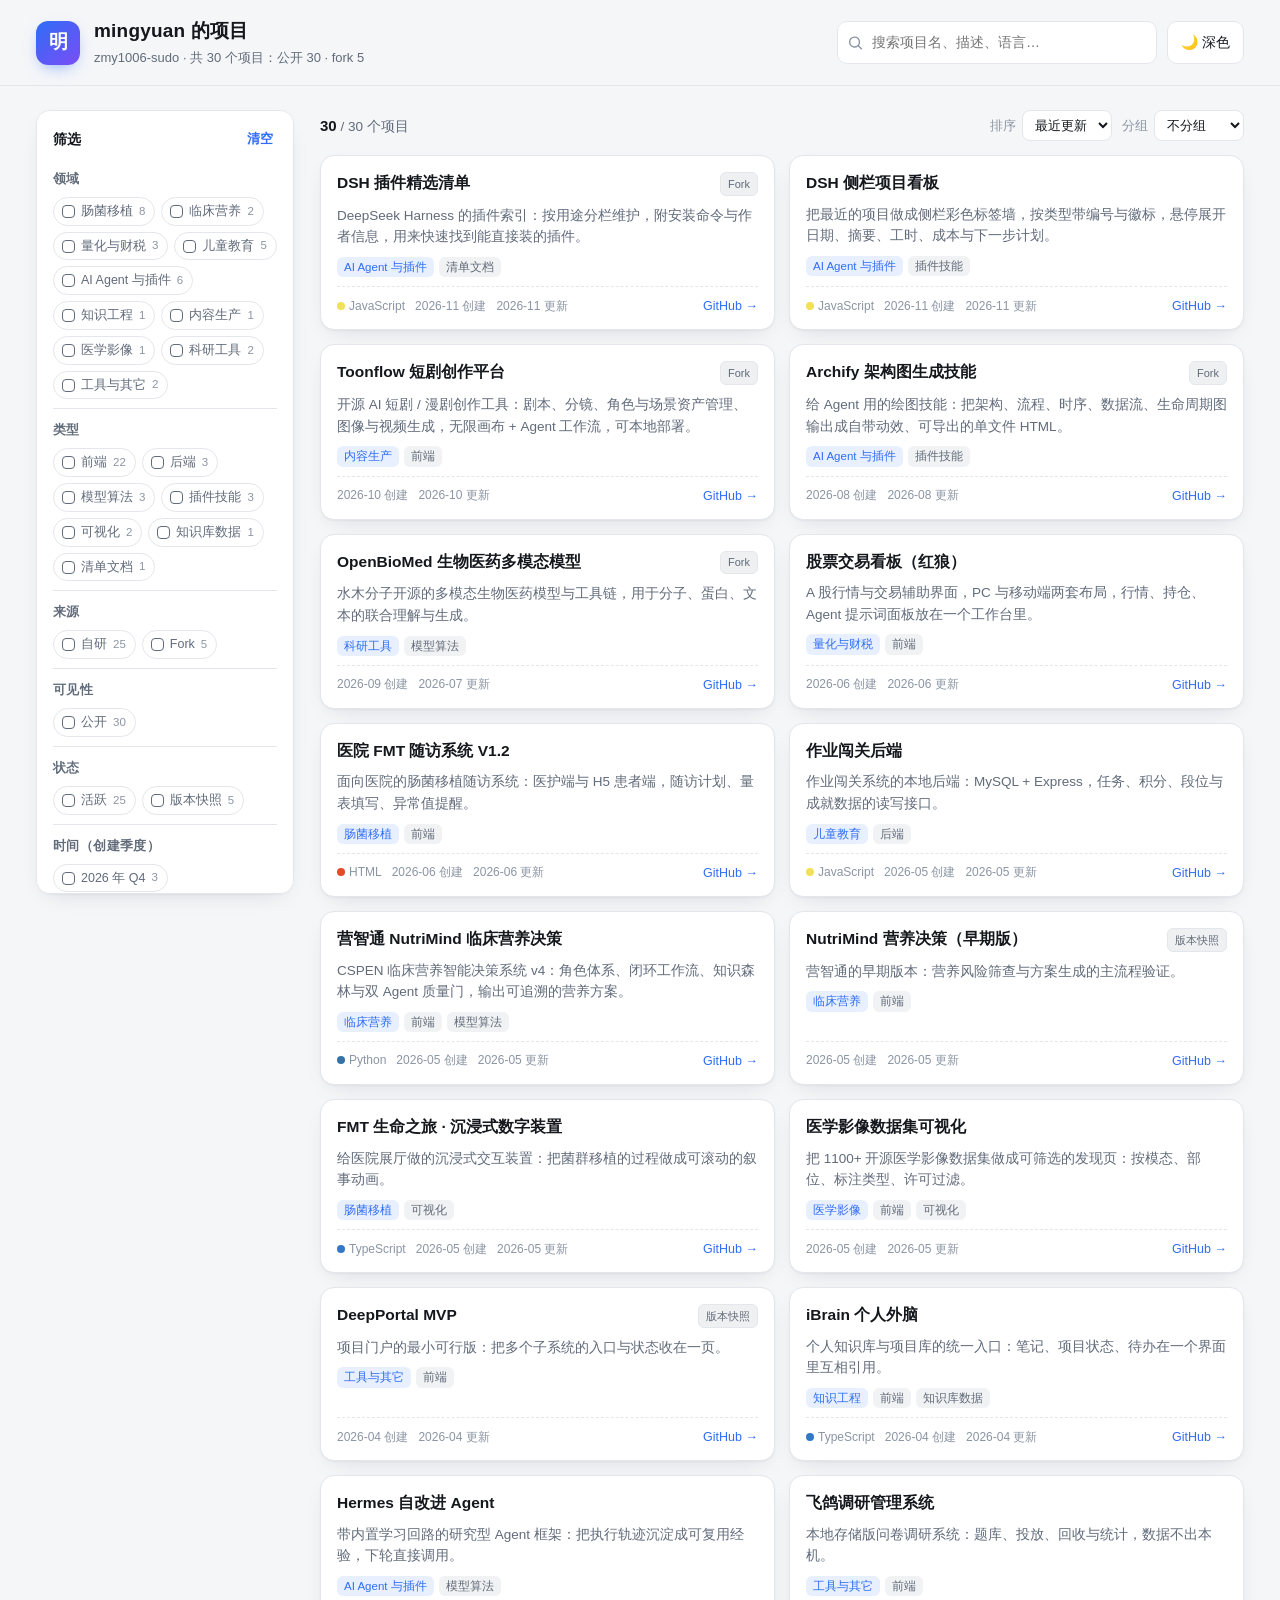
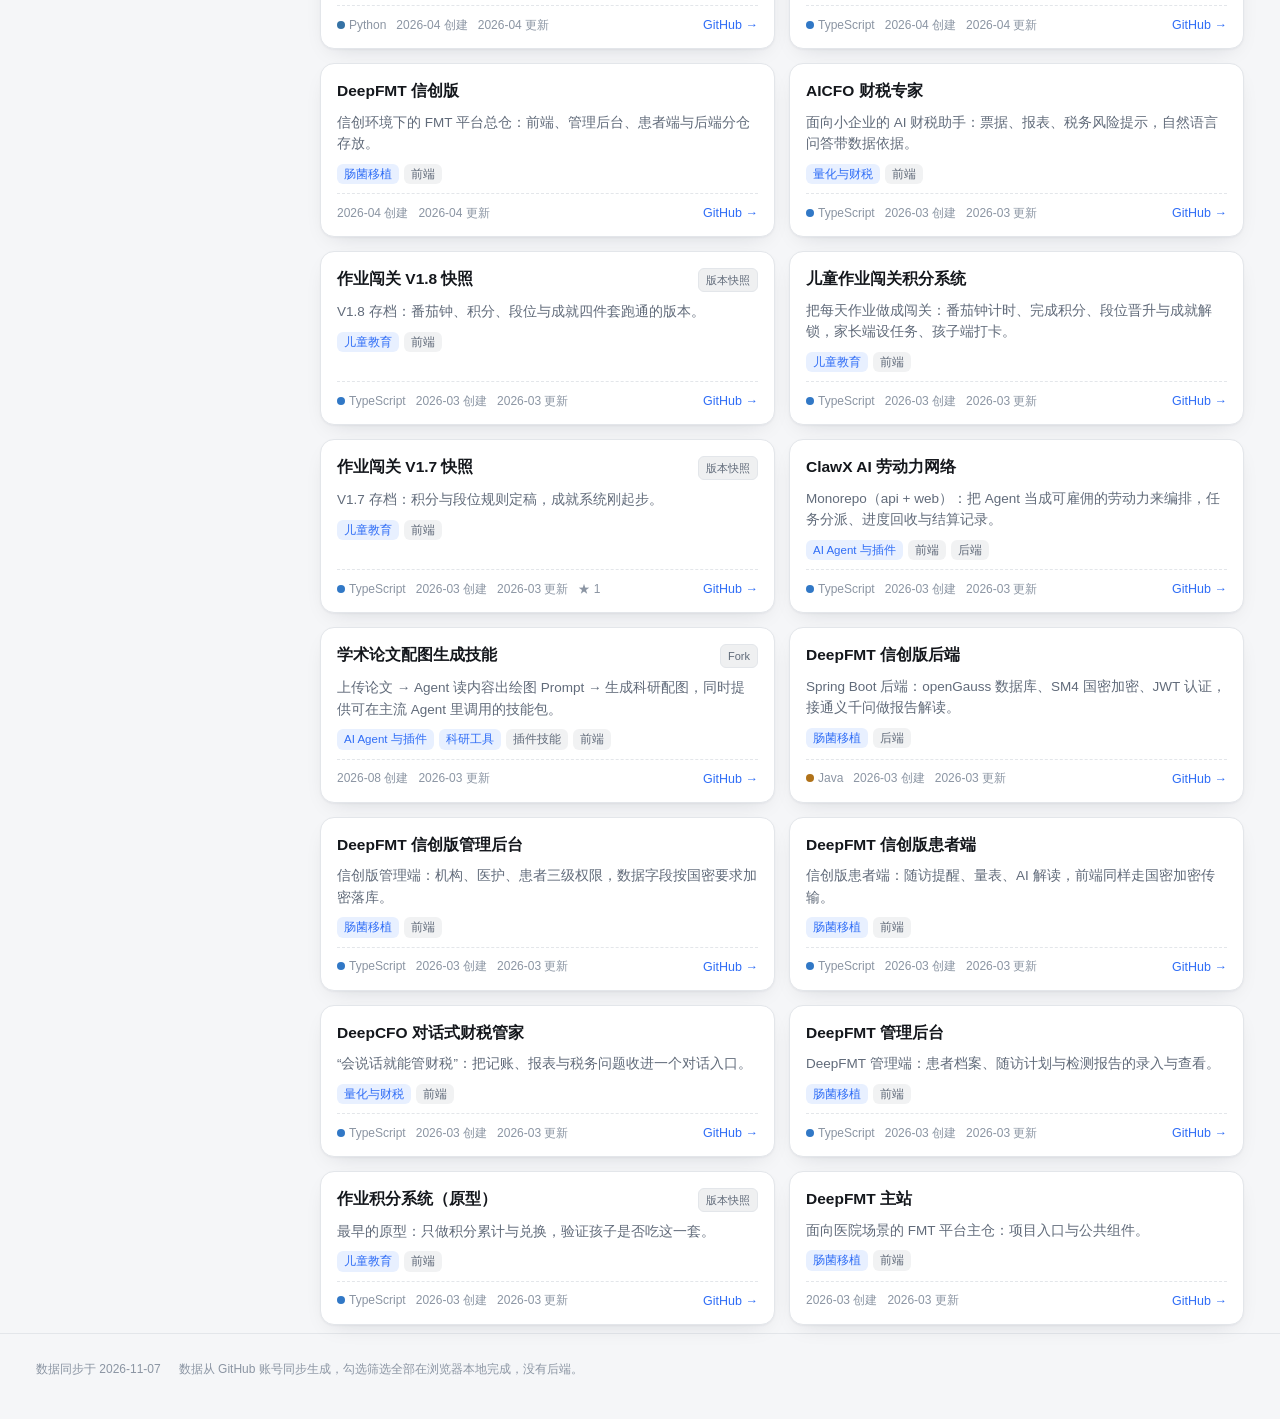
<file: index.html>
<!doctype html>
<html lang="zh-CN">
<head>
<meta charset="utf-8">
<meta name="viewport" content="width=device-width, initial-scale=1">
<title>mingyuan 的项目 · 分类筛选</title>
<meta name="description" content="按领域、类型、来源、时间、可见性自由组合筛选的项目清单。">
<link rel="stylesheet" href="styles.css">
<link rel="icon" href="data:image/svg+xml,<svg xmlns='http://www.w3.org/2000/svg' viewBox='0 0 32 32'><text y='26' font-size='26'>🗂️</text></svg>">
</head>
<body>
<header class="top">
  <div class="brand">
    <div class="mark" aria-hidden="true">明</div>
    <div class="brand-text">
      <h1>mingyuan 的项目</h1>
      <p class="sub" id="subtitle">正在加载…</p>
    </div>
  </div>
  <div class="tools">
    <label class="search">
      <svg viewBox="0 0 16 16" aria-hidden="true"><path d="M10.68 11.74a6 6 0 0 1-7.922-8.982 6 6 0 0 1 8.982 7.922l3.04 3.04a.749.749 0 0 1-.326 1.275.749.749 0 0 1-.734-.215ZM11.5 7a4.499 4.499 0 1 0-8.997 0A4.499 4.499 0 0 0 11.5 7Z"/></svg>
      <input id="q" type="search" placeholder="搜索项目名、描述、语言…" autocomplete="off" aria-label="搜索项目">
    </label>
    <button id="theme" class="ghost" type="button" aria-label="切换深浅色">🌙 深色</button>
  </div>
</header>

<main class="layout">
  <aside class="panel" id="filters">
    <div class="panel-head">
      <span>筛选</span>
      <button id="reset" class="link" type="button">清空</button>
    </div>
    <div id="groups"></div>
    <p class="hint">同一组内多选为「或」，不同组之间为「且」。</p>
  </aside>

  <section class="content">
    <div class="bar">
      <p class="count" id="count">—</p>
      <div class="bar-tools">
        <label class="sel">排序
          <select id="sort">
            <option value="pushed">最近更新</option>
            <option value="created">最早创建</option>
            <option value="hours">投入工时</option>
            <option value="name">名称</option>
          </select>
        </label>
        <label class="sel">分组
          <select id="group">
            <option value="none">不分组</option>
            <option value="domain">按领域</option>
            <option value="quarter">按季度</option>
            <option value="visibility">按可见性</option>
          </select>
        </label>
      </div>
    </div>
    <div id="list" class="list"></div>
    <div id="empty" class="empty" hidden>
      <p>没有符合条件的项目。</p>
      <button class="ghost" type="button" onclick="document.getElementById('reset').click()">清空筛选</button>
    </div>
  </section>
</main>

<footer class="foot">
  <span id="stamp"></span>
  <span>数据从 GitHub 账号同步生成，勾选筛选全部在浏览器本地完成，没有后端。</span>
</footer>

<script src="data.js"></script>
<script src="app.js"></script>
</body>
</html>
</file>
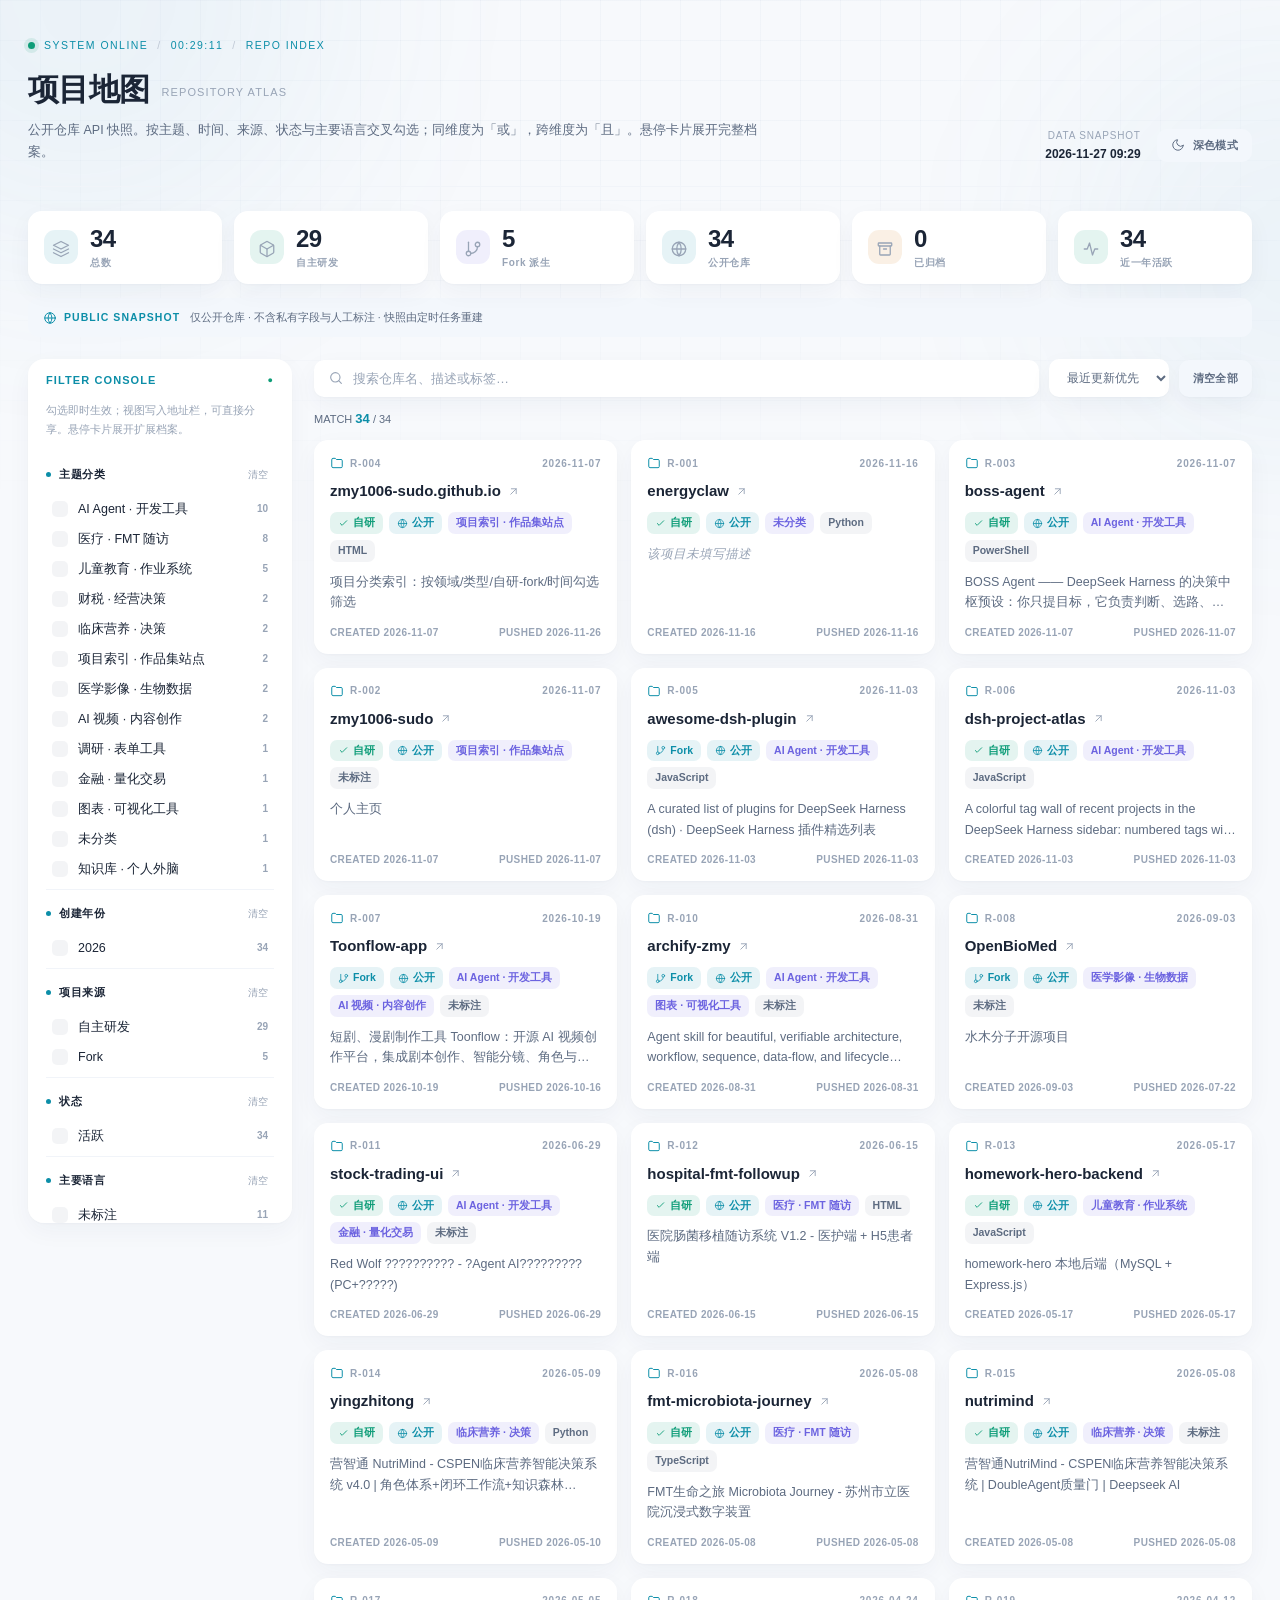
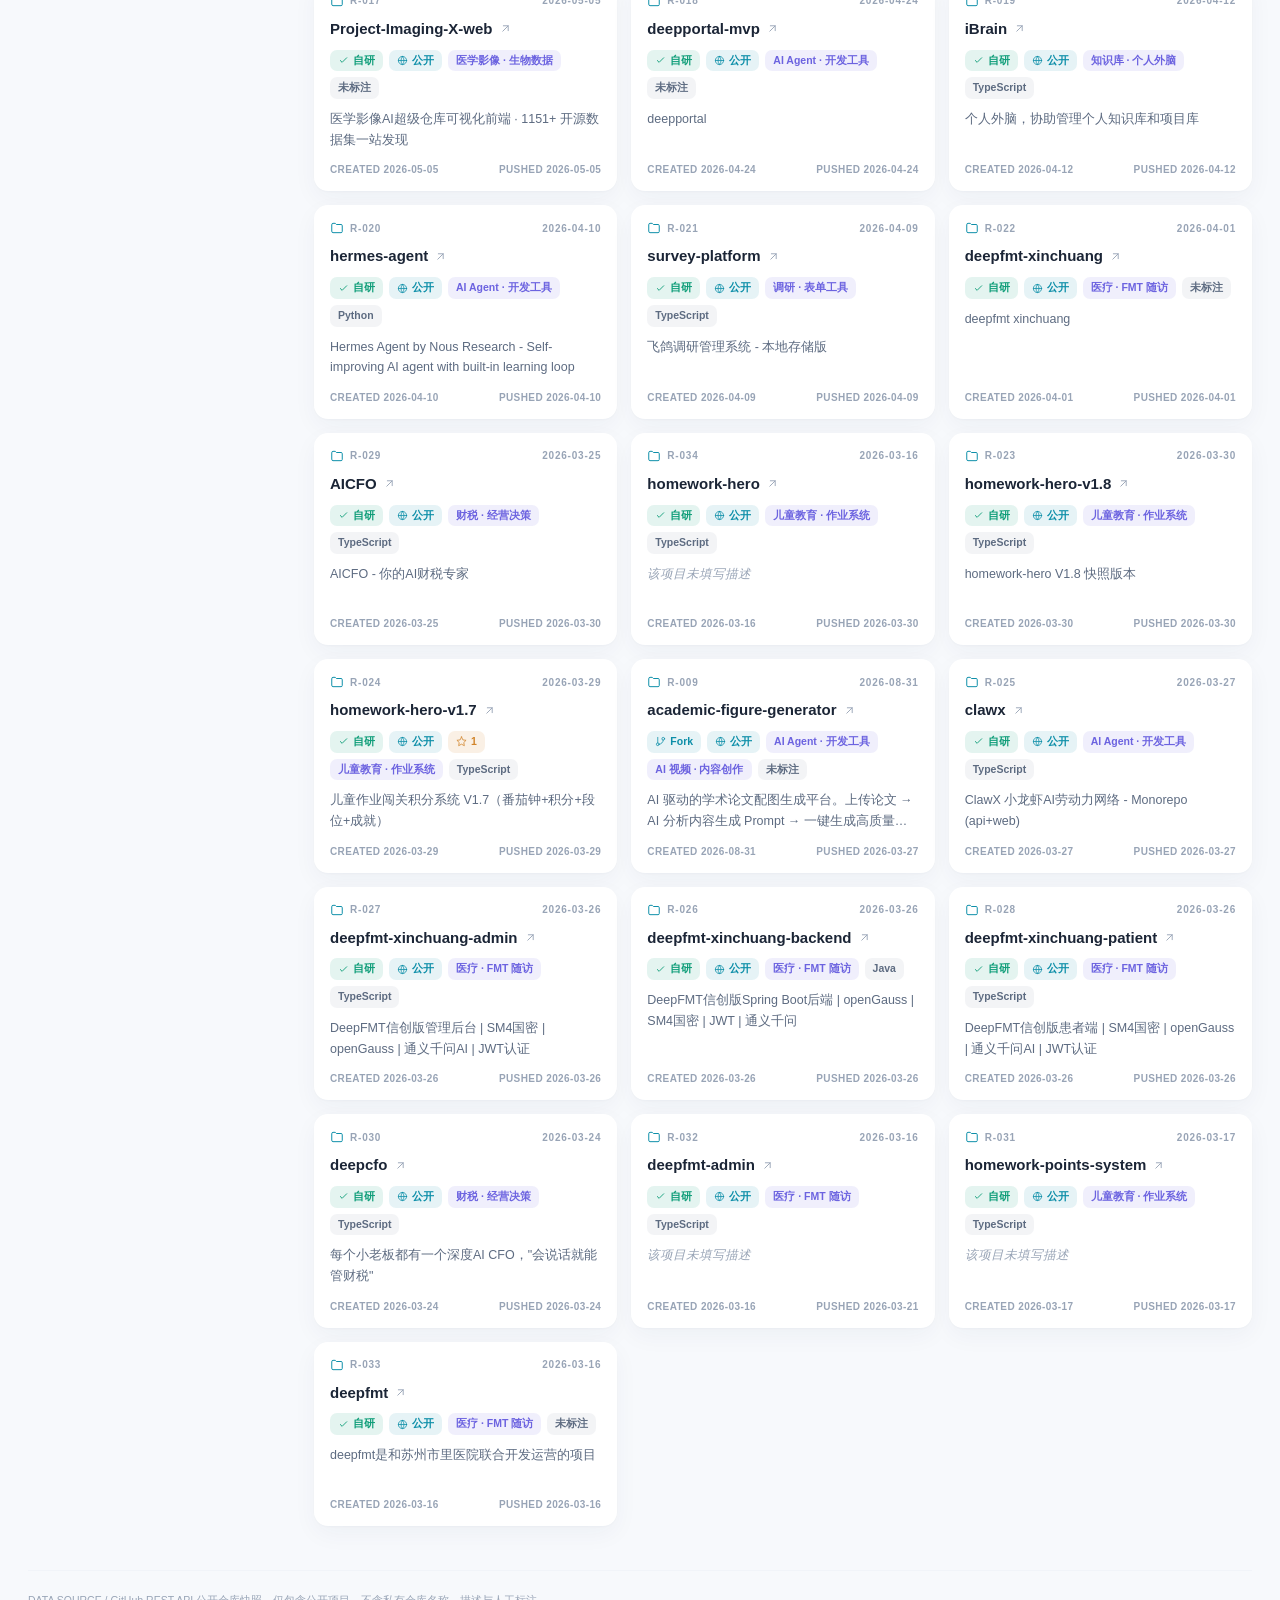
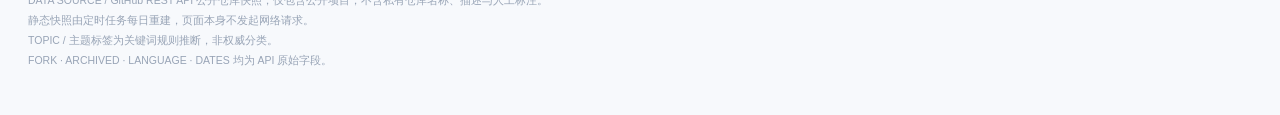
<file: project-map/index.html>
<!DOCTYPE html>
<html lang="zh-CN" data-theme="light">
<head>
<meta charset="utf-8">
<meta name="viewport" content="width=device-width, initial-scale=1">
<title>项目地图 · REPOSITORY ATLAS</title>
<style>
  :root[data-theme="light"]{
    --bg:#f7f9fc; --panel:#ffffff; --panel2:#f3f7fc;
    --text:#1b2536; --muted:#5d6b81; --dim:#98a4b6;
    --line:#e9eef5; --line2:#f1f4f9;
    --cyan:#0c8ea8; --violet:#6c63e0; --lime:#0e9d78; --warn:#d1842a;
    --cyan-t:rgba(12,142,168,.10); --violet-t:rgba(108,99,224,.10);
    --lime-t:rgba(14,157,120,.11); --warn-t:rgba(209,132,42,.12);
    --neutral-t:rgba(93,107,129,.075);
    --glow:rgba(64,145,195,.13); --grid:rgba(48,95,150,.032);
    --shadow:0 1px 2px rgba(26,48,84,.03),0 8px 24px rgba(26,48,84,.045);
    --shadow-lg:0 2px 10px rgba(26,48,84,.06),0 26px 64px rgba(26,48,84,.14);
  }
  :root[data-theme="dark"]{
    --bg:#0a101b; --panel:#111a29; --panel2:#162236;
    --text:#e9f0fa; --muted:#93a3bc; --dim:#5d6e8a;
    --line:#1f2c41; --line2:#192538;
    --cyan:#4bbcd2; --violet:#a79cf3; --lime:#4ccfa4; --warn:#eab170;
    --cyan-t:rgba(75,188,210,.15); --violet-t:rgba(167,156,243,.15);
    --lime-t:rgba(76,207,164,.15); --warn-t:rgba(234,177,112,.15);
    --neutral-t:rgba(147,163,188,.10);
    --glow:rgba(70,170,215,.14); --grid:rgba(120,180,230,.045);
    --shadow:0 1px 2px rgba(0,0,0,.20),0 8px 24px rgba(0,0,0,.28);
    --shadow-lg:0 2px 10px rgba(0,0,0,.30),0 26px 64px rgba(0,0,0,.50);
  }
  *{box-sizing:border-box}
  html,body{min-height:100%}
  body{margin:0;background:var(--bg);color:var(--text);font-size:13.5px;line-height:1.6;
    font-family:"Microsoft YaHei","微软雅黑","PingFang SC","Segoe UI",sans-serif;font-variant-numeric:tabular-nums;
    -webkit-font-smoothing:antialiased;
    transition:background .25s ease,color .25s ease}
  a{color:inherit;text-decoration:none}
  .ico{display:inline-flex;align-items:center;justify-content:center;flex:none;color:inherit}
  .ico svg{width:100%;height:100%;display:block}
  .bg-grid{position:fixed;inset:0;z-index:0;pointer-events:none;
    background-image:linear-gradient(var(--grid) 1px,transparent 1px),
                     linear-gradient(90deg,var(--grid) 1px,transparent 1px);
    background-size:40px 40px;
    -webkit-mask-image:radial-gradient(ellipse 90% 70% at 50% 0%,#000 25%,transparent 100%);
    mask-image:radial-gradient(ellipse 90% 70% at 50% 0%,#000 25%,transparent 100%)}
  .glow{position:fixed;border-radius:50%;filter:blur(110px);pointer-events:none;z-index:0;opacity:.5}
  .glow-a{width:520px;height:520px;background:var(--glow);top:-260px;left:-180px}
  .glow-b{width:420px;height:420px;background:var(--glow);top:40px;right:-220px}
  .wrap{position:relative;z-index:1;max-width:1380px;margin:0 auto;padding:0 28px}

  /* ---------- 顶部 HUD ---------- */
  header.hud{display:flex;justify-content:space-between;gap:24px;align-items:flex-end;
    padding:38px 0 22px;border-bottom:1px solid var(--line2);flex-wrap:wrap}
  .sysline{font:500 10.5px/1.4 "Microsoft YaHei","微软雅黑","PingFang SC","Segoe UI",sans-serif;letter-spacing:.14em;color:var(--cyan);
    display:flex;align-items:center;gap:9px;text-transform:uppercase}
  .dot{width:7px;height:7px;border-radius:50%;background:var(--lime);
    box-shadow:0 0 0 4px var(--lime-t);animation:pulse 2.4s infinite}
  @keyframes pulse{0%,100%{opacity:1}50%{opacity:.4}}
  .sep{color:var(--dim);opacity:.55}
  h1{font-size:31px;letter-spacing:-.02em;margin:12px 0 6px;font-weight:700}
  h1 .ver{font:500 11px "Microsoft YaHei","微软雅黑","PingFang SC","Segoe UI",sans-serif;letter-spacing:.1em;
    color:var(--dim);margin-left:12px;vertical-align:middle}
  .sub{color:var(--muted);margin:0;max-width:740px;font-size:12.5px;line-height:1.75}
  .hud-right{display:flex;align-items:center;gap:16px}
  .stamp{font:500 10px/1.7 "Microsoft YaHei","微软雅黑","PingFang SC","Segoe UI",sans-serif;letter-spacing:.08em;color:var(--dim);text-align:right}
  .stamp b{display:block;color:var(--text);font-size:12px;letter-spacing:0;font-weight:600}
  .tbtn{font:600 11px "Microsoft YaHei","微软雅黑","PingFang SC","Segoe UI",sans-serif;letter-spacing:.03em;cursor:pointer;
    padding:9px 14px;border:0;border-radius:10px;
    background:var(--panel2);color:var(--muted);display:flex;align-items:center;gap:8px;
    transition:background .18s,color .18s}
  .tbtn:hover{background:var(--cyan-t);color:var(--cyan)}
  .tbtn .ico{width:14px;height:14px}

  /* ---------- 统计卡：图标 + 数值，柔和填充，无边框 ---------- */
  .stats{display:grid;grid-template-columns:repeat(6,1fr);gap:12px;margin:24px 0 14px}
  .stat{display:flex;align-items:center;gap:12px;min-width:0;
    background:var(--panel);border-radius:14px;padding:14px 16px;box-shadow:var(--shadow)}
  .stat-ico{width:34px;height:34px;border-radius:11px;flex:none;
    display:flex;align-items:center;justify-content:center}
  .stat-ico .ico{width:18px;height:18px}
  .stat-ico.t-cyan{background:var(--cyan-t);color:var(--cyan)}
  .stat-ico.t-lime{background:var(--lime-t);color:var(--lime)}
  .stat-ico.t-violet{background:var(--violet-t);color:var(--violet)}
  .stat-ico.t-warn{background:var(--warn-t);color:var(--warn)}
  .stat-body{min-width:0}
  .stat b{display:block;font:700 24px/1.15 "Microsoft YaHei","微软雅黑","PingFang SC","Segoe UI",sans-serif;letter-spacing:-.02em}
  .stat span{display:block;font:600 10px/1.4 "Microsoft YaHei","微软雅黑","PingFang SC","Segoe UI",sans-serif;letter-spacing:.06em;
    color:var(--dim);margin-top:3px}

  /* ---------- 同步状态条 ---------- */
  .syncbar{display:flex;align-items:center;gap:10px;flex-wrap:wrap;
    margin:0 0 22px;padding:11px 15px;border-radius:11px;background:var(--panel2);
    font:500 10.5px/1.7 "Microsoft YaHei","微软雅黑","PingFang SC","Segoe UI",sans-serif;color:var(--muted)}
  .syncbar .tag{color:var(--cyan);letter-spacing:.1em;font-weight:700;
    display:inline-flex;align-items:center;gap:7px}
  .syncbar .tag .ico{width:14px;height:14px}
  .syncbar .k{color:var(--text);font-weight:700}
  .syncbar .plus{color:var(--lime)} .syncbar .minus{color:var(--warn)}
  .syncbar .sep{color:var(--dim);opacity:.5}

  /* ---------- 布局与筛选台 ---------- */
  .layout{display:grid;grid-template-columns:264px 1fr;gap:22px;align-items:start;padding-bottom:44px}
  aside.console{position:sticky;top:18px;max-height:calc(100vh - 36px);overflow:auto;
    background:var(--panel);border-radius:16px;box-shadow:var(--shadow)}
  .console-head{display:flex;justify-content:space-between;align-items:center;
    padding:15px 18px;font:700 11px "Microsoft YaHei","微软雅黑","PingFang SC","Segoe UI",sans-serif;letter-spacing:.1em;color:var(--cyan)}
  .console-head .blink{color:var(--lime);animation:pulse 2.4s infinite;font-size:9px}
  .console .hint{margin:0;padding:0 18px 12px;font-size:11px;color:var(--dim);line-height:1.7}
  #facet-root{padding:0 18px 18px}
  .fgroup{border-top:1px solid var(--line2);padding:13px 0 5px}
  .fgroup:first-child{border-top:0}
  .gtitle{display:flex;align-items:center;font:700 11px "Microsoft YaHei","微软雅黑","PingFang SC","Segoe UI",sans-serif;letter-spacing:.06em;
    color:var(--text);margin-bottom:8px}
  .gtitle::before{content:"";width:5px;height:5px;border-radius:50%;flex:none;
    background:var(--cyan);margin-right:8px}
  .gtitle span{flex:1}
  .gtitle button{border:0;background:none;color:var(--dim);font-size:10px;cursor:pointer;
    padding:4px 6px;border-radius:6px;font-family:inherit}
  .gtitle button:hover{background:var(--cyan-t);color:var(--cyan)}
  .opt{display:flex;align-items:center;gap:10px;padding:5px 6px;border-radius:8px;
    cursor:pointer;font-size:12.5px}
  .opt:hover{background:var(--panel2)}
  .opt input{appearance:none;-webkit-appearance:none;position:relative;flex:none;
    width:16px;height:16px;border:0;border-radius:5px;
    background:var(--neutral-t);cursor:pointer;margin:0;transition:background .16s}
  .opt input:checked{background:var(--cyan)}
  .opt input:checked::after{content:"";position:absolute;left:5px;top:2px;
    width:4px;height:8px;border:solid #fff;border-width:0 2px 2px 0;transform:rotate(45deg)}
  .opt .lb{flex:1;min-width:0;overflow:hidden;text-overflow:ellipsis;white-space:nowrap}
  .opt .n{font:600 10px "Microsoft YaHei","微软雅黑","PingFang SC","Segoe UI",sans-serif;color:var(--dim)}

  /* ---------- 工具栏 ---------- */
  .toolbar{display:flex;gap:10px;flex-wrap:wrap;align-items:center;margin-bottom:14px}
  .search-wrap{flex:1;min-width:220px;display:flex;align-items:center;gap:9px;
    padding:0 14px;background:var(--panel);border-radius:10px;box-shadow:var(--shadow)}
  .search-wrap .ico{width:16px;height:16px;color:var(--dim)}
  .search{flex:1;min-width:0;padding:11px 0;border:0;background:transparent;
    color:var(--text);outline:none;font-size:13px;font-family:inherit}
  .search::placeholder{color:var(--dim)}
  .search-wrap:focus-within{box-shadow:0 0 0 3px var(--cyan-t),var(--shadow)}
  select,.btn{padding:11px 14px;border:0;border-radius:10px;
    background:var(--panel);color:var(--muted);font-size:12px;outline:none;
    box-shadow:var(--shadow);font-family:inherit}
  .btn{cursor:pointer;font-size:11px;font-weight:600;letter-spacing:.03em;background:var(--panel2)}
  .btn:hover{background:var(--cyan-t);color:var(--cyan)}
  .resultbar{display:flex;align-items:center;gap:8px;flex-wrap:wrap;
    margin-bottom:14px;font:500 11px "Microsoft YaHei","微软雅黑","PingFang SC","Segoe UI",sans-serif;color:var(--muted)}
  .resultbar b{color:var(--cyan);font-size:13px}
  .chip{background:var(--violet-t);color:var(--violet);border-radius:7px;
    padding:4px 9px;font-size:10.5px}
  .chip button{border:0;background:none;color:inherit;cursor:pointer;padding:0 0 0 6px;font-weight:700}

  /* ---------- 项目卡片 ---------- */
  .grid{display:grid;grid-template-columns:repeat(auto-fill,minmax(300px,1fr));gap:14px}
  .card{position:relative;background:var(--panel);border-radius:14px;padding:16px;
    box-shadow:var(--shadow);display:flex;flex-direction:column;gap:10px}
  .ctop{display:flex;justify-content:space-between;align-items:center;
    font:600 10px "Microsoft YaHei","微软雅黑","PingFang SC","Segoe UI",sans-serif;letter-spacing:.08em;color:var(--dim)}
  .ctop-l{display:inline-flex;align-items:center;gap:6px}
  .ctop-l .ico{width:14px;height:14px;color:var(--cyan)}
  .cname{font-size:15px;font-weight:700;word-break:break-all;display:flex;
    align-items:center;gap:6px;line-height:1.45}
  .cname a:hover{color:var(--cyan)}
  .ext{width:13px;height:13px;color:var(--dim);display:inline-flex;flex:none}
  .ext svg{width:100%;height:100%;display:block}
  .reponame{font:500 10.5px/1.4 "Microsoft YaHei","微软雅黑","PingFang SC","Segoe UI",sans-serif;color:var(--dim);word-break:break-all;margin-top:-5px}
  .badges{display:flex;flex-wrap:wrap;gap:6px}
  .b{display:inline-flex;align-items:center;gap:4px;
    font:600 10.5px/1.5 "Microsoft YaHei","微软雅黑","PingFang SC","Segoe UI",sans-serif;padding:3px 8px;border-radius:7px;
    white-space:nowrap;background:var(--neutral-t);color:var(--muted)}
  .b .ico{width:11px;height:11px}
  .b-origin{background:var(--lime-t);color:var(--lime)}
  .b-fork{background:var(--cyan-t);color:var(--cyan)}
  .b-public{background:var(--cyan-t);color:var(--cyan)}
  .b-private{background:var(--warn-t);color:var(--warn)}
  .b-lang,.b-arch{background:var(--neutral-t);color:var(--muted)}
  .b-star{background:var(--warn-t);color:var(--warn)}
  .b-topic{background:var(--violet-t);color:var(--violet)}
  .b-curated{background:var(--lime-t);color:var(--lime)}
  .b-domain{background:var(--cyan-t);color:var(--cyan)}
  .desc{font-size:12.5px;color:var(--muted);line-height:1.65;min-height:40px;
    display:-webkit-box;-webkit-line-clamp:2;-webkit-box-orient:vertical;overflow:hidden}
  .desc.empty{color:var(--dim);font-style:italic}
  .cfoot{margin-top:auto;padding-top:4px;display:flex;justify-content:space-between;
    font:600 10px "Microsoft YaHei","微软雅黑","PingFang SC","Segoe UI",sans-serif;color:var(--dim);letter-spacing:.04em}
  .empty-state{grid-column:1/-1;background:var(--panel);border-radius:14px;
    padding:48px;text-align:center;color:var(--muted);box-shadow:var(--shadow)}

  /* ---------- 悬停放大详情窗 ---------- */
  .peek{display:none;position:fixed;z-index:60;width:min(430px,calc(100vw - 24px));
    background:var(--panel);border-radius:16px;box-shadow:var(--shadow-lg);
    opacity:0;transform:translateY(8px);pointer-events:none;
    max-height:calc(100vh - 24px);overflow-x:hidden;overflow-y:auto;
    transition:opacity .16s ease,transform .16s ease}
  .peek.show{display:block}
  .peek.on{opacity:1;transform:translateY(0);pointer-events:auto}
  .peek .scan{height:2px;background:linear-gradient(90deg,transparent,var(--cyan),transparent);
    background-size:200% 100%;animation:sweep 2.2s linear infinite;opacity:.5}
  @keyframes sweep{0%{background-position:100% 0}100%{background-position:-100% 0}}
  .peek-in{padding:18px 20px 20px}
  .peek-head{display:flex;justify-content:space-between;align-items:center;
    font:700 10px "Microsoft YaHei","微软雅黑","PingFang SC","Segoe UI",sans-serif;letter-spacing:.1em;color:var(--cyan);
    border-bottom:1px solid var(--line2);padding-bottom:10px;margin-bottom:13px}
  .peek-head .hintx{color:var(--dim);letter-spacing:0;font-weight:500}
  .peek h3{margin:0 0 6px;font-size:17px;word-break:break-all}
  .peek .full{font:500 10px "Microsoft YaHei","微软雅黑","PingFang SC","Segoe UI",sans-serif;color:var(--dim);margin-bottom:12px}
  .peek .pdesc{font-size:12.5px;color:var(--muted);line-height:1.65;
    max-height:120px;overflow:auto;margin-bottom:13px;white-space:pre-wrap;word-break:break-word}
  .peek .pdesc.empty{color:var(--dim);font-style:italic}
  .peek .apidesc{font:500 10.5px/1.6 "Microsoft YaHei","微软雅黑","PingFang SC","Segoe UI",sans-serif;color:var(--dim);
    margin:-7px 0 12px;word-break:break-word}
  .kv{display:grid;grid-template-columns:88px 1fr;gap:6px 10px;
    font:500 11px/1.6 "Microsoft YaHei","微软雅黑","PingFang SC","Segoe UI",sans-serif;border-top:1px solid var(--line2);padding-top:12px}
  .kv dt{color:var(--dim)}
  .kv dd{margin:0;color:var(--text);word-break:break-word}
  .peek .ptopics{display:flex;flex-wrap:wrap;gap:6px;margin:12px 0 0}
  .peek .plink{display:block;margin-top:14px;padding:10px 0;text-align:center;
    background:var(--cyan-t);border-radius:9px;color:var(--cyan);
    font:700 11px "Microsoft YaHei","微软雅黑","PingFang SC","Segoe UI",sans-serif;letter-spacing:.06em}
  .peek .plink:hover{background:var(--cyan);color:#fff}
  .peek .plink .ico{width:13px;height:13px;display:inline-flex;vertical-align:-2px;margin-left:3px}

  footer{border-top:1px solid var(--line2);padding:20px 0 44px;
    font:500 10.5px/1.9 "Microsoft YaHei","微软雅黑","PingFang SC","Segoe UI",sans-serif;color:var(--dim)}
  @media (max-width:900px){
    .stats{grid-template-columns:repeat(3,1fr)}
    .layout{grid-template-columns:1fr}
    aside.console{position:static;max-height:none}
  }
  @media (max-width:560px){ .stats{grid-template-columns:repeat(2,1fr)} .wrap{padding:0 16px} }
  @media (hover:none){ .peek{display:none!important} .desc{-webkit-line-clamp:3} }
  @media (prefers-reduced-motion:reduce){ *{animation:none!important;transition:none!important} }
</style>
</head>
<body>
<div class="bg-grid"></div><div class="glow glow-a"></div><div class="glow glow-b"></div>
<div class="wrap">
  <header class="hud">
    <div>
      <div class="sysline"><span class="dot"></span><span>SYSTEM ONLINE</span>
        <span class="sep">/</span><span id="clock">--:--:--</span>
        <span class="sep">/</span><span>REPO INDEX</span></div>
      <h1>项目地图<span class="ver">REPOSITORY ATLAS</span></h1>
      <p class="sub">公开仓库 API 快照。按主题、时间、来源、状态与主要语言交叉勾选；同维度为「或」，跨维度为「且」。悬停卡片展开完整档案。</p>
    </div>
    <div class="hud-right">
      <div class="stamp">DATA SNAPSHOT<b id="stamp-time"></b></div>
      <button class="tbtn" id="theme-toggle"><span class="ico" id="theme-ico"></span><span id="theme-label"></span></button>
    </div>
  </header>
  <section class="stats" id="stats"></section>
  <div class="syncbar" id="syncbar"></div>
  <div class="layout">
    <aside class="console">
      <div class="console-head"><span>FILTER CONSOLE</span><span class="blink">●</span></div>
      <p class="hint">勾选即时生效；视图写入地址栏，可直接分享。悬停卡片展开扩展档案。</p>
      <div id="facet-root"></div>
    </aside>
    <main>
      <div class="toolbar">
        <label class="search-wrap"><span class="ico"></span><input class="search" id="q" placeholder="搜索仓库名、描述或标签…" autocomplete="off"></label>
        <select id="sort">
          <option value="pushed-desc">最近更新优先</option>
          <option value="created-desc">创建 · 新→旧</option>
          <option value="created-asc">创建 · 旧→新</option>
          <option value="name-asc">名称 A→Z</option>
          <option value="stars-desc">Star 优先</option>
        </select>
        <button class="btn" id="reset">清空全部</button>
      </div>
      <div class="resultbar" id="resultbar"></div>
      <div class="grid" id="grid"></div>
    </main>
  </div>
  <footer>DATA SOURCE / GitHub REST API 公开仓库快照，仅包含公开项目，不含私有仓库名称、描述与人工标注。<br>静态快照由定时任务每日重建，页面本身不发起网络请求。<br>TOPIC / 主题标签为关键词规则推断，非权威分类。<br>FORK · ARCHIVED · LANGUAGE · DATES 均为 API 原始字段。</footer>
</div>
<div class="peek" id="peek" aria-hidden="true"></div>
<script id="repo-data" type="application/json">{"items": [{"name": "energyclaw", "full": "zmy1006-sudo/energyclaw", "url": "https://github.com/zmy1006-sudo/energyclaw", "desc": "", "private": false, "fork": false, "archived": false, "created": "2026-11-16", "pushed": "2026-11-16", "updated": "2026-11-16", "lang": "Python", "topics": ["未分类"], "stars": 0, "ghTopics": [], "idx": 0}, {"name": "zmy1006-sudo", "full": "zmy1006-sudo/zmy1006-sudo", "url": "https://github.com/zmy1006-sudo/zmy1006-sudo", "desc": "个人主页", "private": false, "fork": false, "archived": false, "created": "2026-11-07", "pushed": "2026-11-07", "updated": "2026-11-07", "lang": "未标注", "topics": ["项目索引 · 作品集站点"], "stars": 0, "ghTopics": [], "idx": 1}, {"name": "boss-agent", "full": "zmy1006-sudo/boss-agent", "url": "https://github.com/zmy1006-sudo/boss-agent", "desc": "BOSS Agent —— DeepSeek Harness 的决策中枢预设：你只提目标，它负责判断、选路、派人、验收、交付。", "private": false, "fork": false, "archived": false, "created": "2026-11-07", "pushed": "2026-11-07", "updated": "2026-11-07", "lang": "PowerShell", "topics": ["AI Agent · 开发工具"], "stars": 0, "ghTopics": ["agent-preset", "ai-agent", "deepseek", "deepseek-harness", "prompt-engineering"], "idx": 2}, {"name": "zmy1006-sudo.github.io", "full": "zmy1006-sudo/zmy1006-sudo.github.io", "url": "https://github.com/zmy1006-sudo/zmy1006-sudo.github.io", "desc": "项目分类索引：按领域/类型/自研-fork/时间勾选筛选", "private": false, "fork": false, "archived": false, "created": "2026-11-07", "pushed": "2026-11-26", "updated": "2026-11-12", "lang": "HTML", "topics": ["项目索引 · 作品集站点"], "stars": 0, "ghTopics": [], "idx": 3}, {"name": "awesome-dsh-plugin", "full": "zmy1006-sudo/awesome-dsh-plugin", "url": "https://github.com/zmy1006-sudo/awesome-dsh-plugin", "desc": "A curated list of plugins for DeepSeek Harness (dsh) · DeepSeek Harness 插件精选列表", "private": false, "fork": true, "archived": false, "created": "2026-11-03", "pushed": "2026-11-03", "updated": "2026-11-03", "lang": "JavaScript", "topics": ["AI Agent · 开发工具"], "stars": 0, "ghTopics": [], "idx": 4}, {"name": "dsh-project-atlas", "full": "zmy1006-sudo/dsh-project-atlas", "url": "https://github.com/zmy1006-sudo/dsh-project-atlas", "desc": "A colorful tag wall of recent projects in the DeepSeek Harness sidebar: numbered tags with type logos that unfold into date, summary, hours, cost and next steps on hover.", "private": false, "fork": false, "archived": false, "created": "2026-11-03", "pushed": "2026-11-03", "updated": "2026-11-03", "lang": "JavaScript", "topics": ["AI Agent · 开发工具"], "stars": 0, "ghTopics": ["deepseek-harness", "dsh", "dsh-plugin", "project-archive", "sidebar-panel"], "idx": 5}, {"name": "Toonflow-app", "full": "zmy1006-sudo/Toonflow-app", "url": "https://github.com/zmy1006-sudo/Toonflow-app", "desc": "短剧、漫剧制作工具 Toonflow：开源 AI 视频创作平台，集成剧本创作、智能分镜、角色与场景资产管理、图像生成和视频生成。融合无限画布、AI Agent 与可视化工作流，支持本地部署、自选模型、跨平台客户端、MCP 与插件扩展。Open-source AI short drama and motion comic creation tool with an infinite canvas, AI agents, storyboarding, image and video generation. Self-hosted and extensible, with a canvas-based approach similar to LibTV and TapNow.", "private": false, "fork": true, "archived": false, "created": "2026-10-19", "pushed": "2026-10-16", "updated": "2026-10-19", "lang": "未标注", "topics": ["AI Agent · 开发工具", "AI 视频 · 内容创作"], "stars": 0, "ghTopics": [], "idx": 6}, {"name": "OpenBioMed", "full": "zmy1006-sudo/OpenBioMed", "url": "https://github.com/zmy1006-sudo/OpenBioMed", "desc": "水木分子开源项目", "private": false, "fork": true, "archived": false, "created": "2026-09-03", "pushed": "2026-07-22", "updated": "2026-09-03", "lang": "未标注", "topics": ["医学影像 · 生物数据"], "stars": 0, "ghTopics": [], "idx": 7}, {"name": "academic-figure-generator", "full": "zmy1006-sudo/academic-figure-generator", "url": "https://github.com/zmy1006-sudo/academic-figure-generator", "desc": "AI 驱动的学术论文配图生成平台。上传论文 → AI 分析内容生成 Prompt → 一键生成高质量科研配图，还有配套的skill可在主流agent中使用", "private": false, "fork": true, "archived": false, "created": "2026-08-31", "pushed": "2026-03-27", "updated": "2026-08-31", "lang": "未标注", "topics": ["AI Agent · 开发工具", "AI 视频 · 内容创作"], "stars": 0, "ghTopics": [], "idx": 8}, {"name": "archify-zmy", "full": "zmy1006-sudo/archify-zmy", "url": "https://github.com/zmy1006-sudo/archify-zmy", "desc": "Agent skill for beautiful, verifiable architecture, workflow, sequence, data-flow, and lifecycle diagrams—self-contained HTML with motion and crisp export.", "private": false, "fork": true, "archived": false, "created": "2026-08-31", "pushed": "2026-08-31", "updated": "2026-08-31", "lang": "未标注", "topics": ["AI Agent · 开发工具", "图表 · 可视化工具"], "stars": 0, "ghTopics": [], "idx": 9}, {"name": "stock-trading-ui", "full": "zmy1006-sudo/stock-trading-ui", "url": "https://github.com/zmy1006-sudo/stock-trading-ui", "desc": "Red Wolf ?????????? - ?Agent AI????????? (PC+?????)", "private": false, "fork": false, "archived": false, "created": "2026-06-29", "pushed": "2026-06-29", "updated": "2026-06-29", "lang": "未标注", "topics": ["AI Agent · 开发工具", "金融 · 量化交易"], "stars": 0, "ghTopics": [], "idx": 10}, {"name": "hospital-fmt-followup", "full": "zmy1006-sudo/hospital-fmt-followup", "url": "https://github.com/zmy1006-sudo/hospital-fmt-followup", "desc": "医院肠菌移植随访系统 V1.2 - 医护端 + H5患者端", "private": false, "fork": false, "archived": false, "created": "2026-06-15", "pushed": "2026-06-15", "updated": "2026-06-16", "lang": "HTML", "topics": ["医疗 · FMT 随访"], "stars": 0, "ghTopics": [], "idx": 11}, {"name": "homework-hero-backend", "full": "zmy1006-sudo/homework-hero-backend", "url": "https://github.com/zmy1006-sudo/homework-hero-backend", "desc": "homework-hero 本地后端（MySQL + Express.js）", "private": false, "fork": false, "archived": false, "created": "2026-05-17", "pushed": "2026-05-17", "updated": "2026-05-17", "lang": "JavaScript", "topics": ["儿童教育 · 作业系统"], "stars": 0, "ghTopics": [], "idx": 12}, {"name": "yingzhitong", "full": "zmy1006-sudo/yingzhitong", "url": "https://github.com/zmy1006-sudo/yingzhitong", "desc": "营智通 NutriMind - CSPEN临床营养智能决策系统 v4.0 | 角色体系+闭环工作流+知识森林+DoubleAgent质量门", "private": false, "fork": false, "archived": false, "created": "2026-05-09", "pushed": "2026-05-10", "updated": "2026-05-10", "lang": "Python", "topics": ["临床营养 · 决策"], "stars": 0, "ghTopics": [], "idx": 13}, {"name": "nutrimind", "full": "zmy1006-sudo/nutrimind", "url": "https://github.com/zmy1006-sudo/nutrimind", "desc": "营智通NutriMind - CSPEN临床营养智能决策系统 | DoubleAgent质量门 | Deepseek AI", "private": false, "fork": false, "archived": false, "created": "2026-05-08", "pushed": "2026-05-08", "updated": "2026-05-08", "lang": "未标注", "topics": ["临床营养 · 决策"], "stars": 0, "ghTopics": [], "idx": 14}, {"name": "fmt-microbiota-journey", "full": "zmy1006-sudo/fmt-microbiota-journey", "url": "https://github.com/zmy1006-sudo/fmt-microbiota-journey", "desc": "FMT生命之旅 Microbiota Journey - 苏州市立医院沉浸式数字装置", "private": false, "fork": false, "archived": false, "created": "2026-05-08", "pushed": "2026-05-08", "updated": "2026-05-08", "lang": "TypeScript", "topics": ["医疗 · FMT 随访"], "stars": 0, "ghTopics": [], "idx": 15}, {"name": "Project-Imaging-X-web", "full": "zmy1006-sudo/Project-Imaging-X-web", "url": "https://github.com/zmy1006-sudo/Project-Imaging-X-web", "desc": "医学影像AI超级仓库可视化前端 · 1151+ 开源数据集一站发现", "private": false, "fork": false, "archived": false, "created": "2026-05-05", "pushed": "2026-05-05", "updated": "2026-05-05", "lang": "未标注", "topics": ["医学影像 · 生物数据"], "stars": 0, "ghTopics": [], "idx": 16}, {"name": "deepportal-mvp", "full": "zmy1006-sudo/deepportal-mvp", "url": "https://github.com/zmy1006-sudo/deepportal-mvp", "desc": "deepportal", "private": false, "fork": false, "archived": false, "created": "2026-04-24", "pushed": "2026-04-24", "updated": "2026-04-24", "lang": "未标注", "topics": ["AI Agent · 开发工具"], "stars": 0, "ghTopics": [], "idx": 17}, {"name": "iBrain", "full": "zmy1006-sudo/iBrain", "url": "https://github.com/zmy1006-sudo/iBrain", "desc": "个人外脑，协助管理个人知识库和项目库", "private": false, "fork": false, "archived": false, "created": "2026-04-12", "pushed": "2026-04-12", "updated": "2026-04-12", "lang": "TypeScript", "topics": ["知识库 · 个人外脑"], "stars": 0, "ghTopics": [], "idx": 18}, {"name": "hermes-agent", "full": "zmy1006-sudo/hermes-agent", "url": "https://github.com/zmy1006-sudo/hermes-agent", "desc": "Hermes Agent by Nous Research - Self-improving AI agent with built-in learning loop", "private": false, "fork": false, "archived": false, "created": "2026-04-10", "pushed": "2026-04-10", "updated": "2026-04-10", "lang": "Python", "topics": ["AI Agent · 开发工具"], "stars": 0, "ghTopics": [], "idx": 19}, {"name": "survey-platform", "full": "zmy1006-sudo/survey-platform", "url": "https://github.com/zmy1006-sudo/survey-platform", "desc": "飞鸽调研管理系统 - 本地存储版", "private": false, "fork": false, "archived": false, "created": "2026-04-09", "pushed": "2026-04-09", "updated": "2026-04-09", "lang": "TypeScript", "topics": ["调研 · 表单工具"], "stars": 0, "ghTopics": [], "idx": 20}, {"name": "deepfmt-xinchuang", "full": "zmy1006-sudo/deepfmt-xinchuang", "url": "https://github.com/zmy1006-sudo/deepfmt-xinchuang", "desc": "deepfmt xinchuang ", "private": false, "fork": false, "archived": false, "created": "2026-04-01", "pushed": "2026-04-01", "updated": "2026-04-01", "lang": "未标注", "topics": ["医疗 · FMT 随访"], "stars": 0, "ghTopics": [], "idx": 21}, {"name": "homework-hero-v1.8", "full": "zmy1006-sudo/homework-hero-v1.8", "url": "https://github.com/zmy1006-sudo/homework-hero-v1.8", "desc": "homework-hero V1.8 快照版本", "private": false, "fork": false, "archived": false, "created": "2026-03-30", "pushed": "2026-03-30", "updated": "2026-03-30", "lang": "TypeScript", "topics": ["儿童教育 · 作业系统"], "stars": 0, "ghTopics": [], "idx": 22}, {"name": "homework-hero-v1.7", "full": "zmy1006-sudo/homework-hero-v1.7", "url": "https://github.com/zmy1006-sudo/homework-hero-v1.7", "desc": "儿童作业闯关积分系统 V1.7（番茄钟+积分+段位+成就）", "private": false, "fork": false, "archived": false, "created": "2026-03-29", "pushed": "2026-03-29", "updated": "2026-05-20", "lang": "TypeScript", "topics": ["儿童教育 · 作业系统"], "stars": 1, "ghTopics": [], "idx": 23}, {"name": "clawx", "full": "zmy1006-sudo/clawx", "url": "https://github.com/zmy1006-sudo/clawx", "desc": "ClawX 小龙虾AI劳动力网络 - Monorepo (api+web)", "private": false, "fork": false, "archived": false, "created": "2026-03-27", "pushed": "2026-03-27", "updated": "2026-03-27", "lang": "TypeScript", "topics": ["AI Agent · 开发工具"], "stars": 0, "ghTopics": [], "idx": 24}, {"name": "deepfmt-xinchuang-backend", "full": "zmy1006-sudo/deepfmt-xinchuang-backend", "url": "https://github.com/zmy1006-sudo/deepfmt-xinchuang-backend", "desc": "DeepFMT信创版Spring Boot后端 | openGauss | SM4国密 | JWT | 通义千问", "private": false, "fork": false, "archived": false, "created": "2026-03-26", "pushed": "2026-03-26", "updated": "2026-03-26", "lang": "Java", "topics": ["医疗 · FMT 随访"], "stars": 0, "ghTopics": [], "idx": 25}, {"name": "deepfmt-xinchuang-admin", "full": "zmy1006-sudo/deepfmt-xinchuang-admin", "url": "https://github.com/zmy1006-sudo/deepfmt-xinchuang-admin", "desc": "DeepFMT信创版管理后台 | SM4国密 | openGauss | 通义千问AI | JWT认证", "private": false, "fork": false, "archived": false, "created": "2026-03-26", "pushed": "2026-03-26", "updated": "2026-03-26", "lang": "TypeScript", "topics": ["医疗 · FMT 随访"], "stars": 0, "ghTopics": [], "idx": 26}, {"name": "deepfmt-xinchuang-patient", "full": "zmy1006-sudo/deepfmt-xinchuang-patient", "url": "https://github.com/zmy1006-sudo/deepfmt-xinchuang-patient", "desc": "DeepFMT信创版患者端 | SM4国密 | openGauss | 通义千问AI | JWT认证", "private": false, "fork": false, "archived": false, "created": "2026-03-26", "pushed": "2026-03-26", "updated": "2026-03-27", "lang": "TypeScript", "topics": ["医疗 · FMT 随访"], "stars": 0, "ghTopics": [], "idx": 27}, {"name": "AICFO", "full": "zmy1006-sudo/AICFO", "url": "https://github.com/zmy1006-sudo/AICFO", "desc": "AICFO - 你的AI财税专家", "private": false, "fork": false, "archived": false, "created": "2026-03-25", "pushed": "2026-03-30", "updated": "2026-03-30", "lang": "TypeScript", "topics": ["财税 · 经营决策"], "stars": 0, "ghTopics": [], "idx": 28}, {"name": "deepcfo", "full": "zmy1006-sudo/deepcfo", "url": "https://github.com/zmy1006-sudo/deepcfo", "desc": "每个小老板都有一个深度AI CFO，\"会说话就能管财税\"", "private": false, "fork": false, "archived": false, "created": "2026-03-24", "pushed": "2026-03-24", "updated": "2026-03-24", "lang": "TypeScript", "topics": ["财税 · 经营决策"], "stars": 0, "ghTopics": [], "idx": 29}, {"name": "homework-points-system", "full": "zmy1006-sudo/homework-points-system", "url": "https://github.com/zmy1006-sudo/homework-points-system", "desc": "", "private": false, "fork": false, "archived": false, "created": "2026-03-17", "pushed": "2026-03-17", "updated": "2026-03-17", "lang": "TypeScript", "topics": ["儿童教育 · 作业系统"], "stars": 0, "ghTopics": [], "idx": 30}, {"name": "deepfmt-admin", "full": "zmy1006-sudo/deepfmt-admin", "url": "https://github.com/zmy1006-sudo/deepfmt-admin", "desc": "", "private": false, "fork": false, "archived": false, "created": "2026-03-16", "pushed": "2026-03-21", "updated": "2026-03-21", "lang": "TypeScript", "topics": ["医疗 · FMT 随访"], "stars": 0, "ghTopics": [], "idx": 31}, {"name": "deepfmt", "full": "zmy1006-sudo/deepfmt", "url": "https://github.com/zmy1006-sudo/deepfmt", "desc": "deepfmt是和苏州市里医院联合开发运营的项目", "private": false, "fork": false, "archived": false, "created": "2026-03-16", "pushed": "2026-03-16", "updated": "2026-03-16", "lang": "未标注", "topics": ["医疗 · FMT 随访"], "stars": 0, "ghTopics": [], "idx": 32}, {"name": "homework-hero", "full": "zmy1006-sudo/homework-hero", "url": "https://github.com/zmy1006-sudo/homework-hero", "desc": "", "private": false, "fork": false, "archived": false, "created": "2026-03-16", "pushed": "2026-03-30", "updated": "2026-03-30", "lang": "TypeScript", "topics": ["儿童教育 · 作业系统"], "stars": 0, "ghTopics": [], "idx": 33}], "mode": "public", "generated": "2026-11-27 09:29"}</script>
<script>
(function(){
  'use strict';
  var DATA = JSON.parse(document.getElementById('repo-data').textContent);
  var ITEMS = DATA.items;
  /* ---------- 图标：24x24 网格、1.7 描边、圆角端点（无外框） ---------- */
  var SVG = {
    layers:'<svg viewBox="0 0 24 24" fill="none" stroke="currentColor" stroke-width="1.7" stroke-linecap="round" stroke-linejoin="round"><path d="M12 2 2 7l10 5 10-5-10-5Z"/><path d="m2 17 10 5 10-5"/><path d="m2 12 10 5 10-5"/></svg>',
    box:'<svg viewBox="0 0 24 24" fill="none" stroke="currentColor" stroke-width="1.7" stroke-linecap="round" stroke-linejoin="round"><path d="M21 16V8a2 2 0 0 0-1-1.73l-7-4a2 2 0 0 0-2 0l-7 4A2 2 0 0 0 3 8v8a2 2 0 0 0 1 1.73l7 4a2 2 0 0 0 2 0l7-4A2 2 0 0 0 21 16Z"/><path d="m3.3 7 8.7 5 8.7-5"/><path d="M12 22V12"/></svg>',
    branch:'<svg viewBox="0 0 24 24" fill="none" stroke="currentColor" stroke-width="1.7" stroke-linecap="round" stroke-linejoin="round"><path d="M6 3v12"/><circle cx="18" cy="6" r="3"/><circle cx="6" cy="18" r="3"/><path d="M18 9a9 9 0 0 1-9 9"/></svg>',
    globe:'<svg viewBox="0 0 24 24" fill="none" stroke="currentColor" stroke-width="1.7" stroke-linecap="round" stroke-linejoin="round"><circle cx="12" cy="12" r="9"/><path d="M3 12h18"/><path d="M12 3a15 15 0 0 1 0 18 15 15 0 0 1 0-18"/></svg>',
    lock:'<svg viewBox="0 0 24 24" fill="none" stroke="currentColor" stroke-width="1.7" stroke-linecap="round" stroke-linejoin="round"><rect x="4" y="10" width="16" height="11" rx="2"/><path d="M8 10V7a4 4 0 0 1 8 0v3"/></svg>',
    activity:'<svg viewBox="0 0 24 24" fill="none" stroke="currentColor" stroke-width="1.7" stroke-linecap="round" stroke-linejoin="round"><path d="M3 12h4l3-8 4 16 3-8h4"/></svg>',
    folder:'<svg viewBox="0 0 24 24" fill="none" stroke="currentColor" stroke-width="1.7" stroke-linecap="round" stroke-linejoin="round"><path d="M3 6a2 2 0 0 1 2-2h4l2 2h8a2 2 0 0 1 2 2v10a2 2 0 0 1-2 2H5a2 2 0 0 1-2-2Z"/></svg>',
    search:'<svg viewBox="0 0 24 24" fill="none" stroke="currentColor" stroke-width="1.7" stroke-linecap="round" stroke-linejoin="round"><circle cx="11" cy="11" r="7"/><path d="m20 20-4-4"/></svg>',
    external:'<svg viewBox="0 0 24 24" fill="none" stroke="currentColor" stroke-width="1.7" stroke-linecap="round" stroke-linejoin="round"><path d="M7 17 17 7"/><path d="M8 7h9v9"/></svg>',
    sun:'<svg viewBox="0 0 24 24" fill="none" stroke="currentColor" stroke-width="1.7" stroke-linecap="round" stroke-linejoin="round"><circle cx="12" cy="12" r="4"/><path d="M12 2v2M12 20v2M4.9 4.9l1.4 1.4M17.7 17.7l1.4 1.4M2 12h2M20 12h2M4.9 19.1l1.4-1.4M17.7 6.3l1.4-1.4"/></svg>',
    moon:'<svg viewBox="0 0 24 24" fill="none" stroke="currentColor" stroke-width="1.7" stroke-linecap="round" stroke-linejoin="round"><path d="M21 12.8A9 9 0 1 1 11.2 3a7 7 0 0 0 9.8 9.8Z"/></svg>',
    sync:'<svg viewBox="0 0 24 24" fill="none" stroke="currentColor" stroke-width="1.7" stroke-linecap="round" stroke-linejoin="round"><path d="M20 12a8 8 0 1 1-2.3-5.7L20 8"/><path d="M20 3v5h-5"/></svg>',
    check:'<svg viewBox="0 0 24 24" fill="none" stroke="currentColor" stroke-width="2" stroke-linecap="round" stroke-linejoin="round"><path d="m5 12 4 4L19 6"/></svg>',
    star:'<svg viewBox="0 0 24 24" fill="none" stroke="currentColor" stroke-width="1.7" stroke-linecap="round" stroke-linejoin="round"><path d="m12 2 3 6.5 7 .9-5 4.8 1.2 7L12 17.8 5.8 21.2 7 14.2 2 9.4l7-.9L12 2Z"/></svg>',
    archive:'<svg viewBox="0 0 24 24" fill="none" stroke="currentColor" stroke-width="1.7" stroke-linecap="round" stroke-linejoin="round"><rect x="3" y="4" width="18" height="4" rx="1"/><path d="M5 8v11a1 1 0 0 0 1 1h12a1 1 0 0 0 1-1V8"/><path d="M10 12h4"/></svg>'
  };
  function ico(k){ return '<span class="ico">'+SVG[k]+'</span>'; }
  var DEFAULT_THEME = 'light';   // 改为 'dark' 可让深色模式成为默认

  /* ---------- 主题 ---------- */
  var saved;
  try{ saved = localStorage.getItem('wb-portfolio-theme'); }catch(e){}
  function applyTheme(v){
    document.documentElement.setAttribute('data-theme',v);
    document.getElementById('theme-label').textContent = v === 'dark' ? '明亮模式' : '深色模式';
    var ti = document.getElementById('theme-ico');
    if(ti) ti.innerHTML = SVG[v === 'dark' ? 'sun' : 'moon'];
    try{ localStorage.setItem('wb-portfolio-theme',v); }catch(e){}
  }
  applyTheme(saved || DEFAULT_THEME);
  document.getElementById('theme-toggle').addEventListener('click',function(){
    applyTheme(document.documentElement.getAttribute('data-theme') === 'dark' ? 'light' : 'dark');
  });
  function tick(){ document.getElementById('clock').textContent = new Date().toTimeString().slice(0,8); }
  tick(); setInterval(tick,1000);
  document.getElementById('stamp-time').textContent = DATA.generated;

  /* ---------- 维度 ---------- */
  var DIMS = [
    {key:'topic',      title:'主题分类', vals:function(i){return i.topics;}},
    {key:'domain',     title:'策展领域', vals:function(i){return i.domains || ['仅 API 快照'];}},
    {key:'year',       title:'创建年份', vals:function(i){return [i.created.slice(0,4)];}},
    {key:'origin',     title:'项目来源', vals:function(i){return [i.fork?'Fork':'自主研发'];}},
    {key:'visibility', title:'可见性',   vals:function(i){return [i.private?'私有':'公开'];}},
    {key:'status',     title:'状态',     vals:function(i){return [i.archived?'已归档':'活跃'];}},
    {key:'lang',       title:'主要语言', vals:function(i){return [i.lang];}}
  ];
  // 发布版不含私有字段与人工标注，隐藏对应维度
  if(DATA.mode === 'public') DIMS = DIMS.filter(function(d){
    return d.key !== 'visibility' && d.key !== 'domain';
  });

  var state = {groups:{},q:'',sort:'pushed-desc'};
  DIMS.forEach(function(d){ state.groups[d.key] = new Set(); });
  try{
    var hp = new URLSearchParams(location.hash.slice(1));
    DIMS.forEach(function(d){
      (hp.get(d.key)||'').split(',').filter(Boolean).forEach(function(v){state.groups[d.key].add(v);});
    });
    state.q = hp.get('q')||''; state.sort = hp.get('sort')||state.sort;
  }catch(e){}

  function esc(s){
    return String(s==null?'':s).replace(/[&<>"']/g,function(c){
      return {'&':'&amp;','<':'&lt;','>':'&gt;','"':'&quot;',"'":'&#39;'}[c];
    });
  }
  function uniqCounts(d){
    var m = new Map();
    ITEMS.forEach(function(i){ d.vals(i).forEach(function(v){ m.set(v,(m.get(v)||0)+1); }); });
    return Array.from(m.entries()).sort(function(a,b){
      if(d.key==='year'||d.key==='lang') return b[0].localeCompare(a[0]);
      return b[1]-a[1] || a[0].localeCompare(b[0],'zh');
    });
  }

  function buildFacets(){
    var root = document.getElementById('facet-root');
    root.innerHTML = DIMS.map(function(d){
      var opts = uniqCounts(d).map(function(p){
        var ck = state.groups[d.key].has(p[0]) ? ' checked' : '';
        return '<label class="opt"><input type="checkbox" data-dim="'+d.key+'" value="'+esc(p[0])+'"'+ck+'>'+
               '<span class="lb">'+esc(p[0])+'</span><span class="n">'+p[1]+'</span></label>';
      }).join('');
      return '<div class="fgroup"><div class="gtitle"><span>'+d.title+'</span>'+
             '<button data-clear="'+d.key+'">清空</button></div>'+opts+'</div>';
    }).join('');
    root.querySelectorAll('input[type=checkbox]').forEach(function(el){
      el.addEventListener('change',function(){
        var s = state.groups[el.dataset.dim];
        if(el.checked) s.add(el.value); else s.delete(el.value);
        render();
      });
    });
    root.querySelectorAll('[data-clear]').forEach(function(el){
      el.addEventListener('click',function(){ state.groups[el.dataset.clear].clear(); buildFacets(); render(); });
    });
  }

  function matches(i){
    for(var k=0;k<DIMS.length;k++){
      var d = DIMS[k], sel = state.groups[d.key];
      if(sel && sel.size && !d.vals(i).some(function(v){return sel.has(v);})) return false;
    }
    if(state.q){
      var q = state.q.toLowerCase();
      var c = i.curated || {};
      var hay = (i.name+' '+i.desc+' '+i.topics.join(' ')+' '+
                 (i.ghTopics||[]).join(' ')+' '+i.lang+' '+
                 (c.title||'')+' '+(c.summary||'')+' '+(i.domains||[]).join(' ')).toLowerCase();
      if(hay.indexOf(q) === -1) return false;
    }
    return true;
  }

  var SORTERS = {
    'pushed-desc':function(a,b){return b.pushed.localeCompare(a.pushed)||a.name.localeCompare(b.name);},
    'created-desc':function(a,b){return b.created.localeCompare(a.created);},
    'created-asc':function(a,b){return a.created.localeCompare(b.created);},
    'name-asc':function(a,b){return a.name.localeCompare(b.name,'zh');},
    'stars-desc':function(a,b){return b.stars-a.stars||b.pushed.localeCompare(a.pushed);}
  };

  function badges(i){
    var s = '';
    s += i.fork ? '<span class="b b-fork">'+ico('branch')+'Fork</span>'
                : '<span class="b b-origin">'+ico('check')+'自研</span>';
    s += i.private ? '<span class="b b-private">'+ico('lock')+'私有</span>'
                   : '<span class="b b-public">'+ico('globe')+'公开</span>';
    if(i.archived) s += '<span class="b b-arch">'+ico('archive')+'已归档</span>';
    if(i.stars>0) s += '<span class="b b-star">'+ico('star')+i.stars+'</span>';
    if(i.curated) s += '<span class="b b-curated">'+ico('check')+'已策展</span>';
    i.topics.forEach(function(t){ s += '<span class="b b-topic">'+esc(t)+'</span>'; });
    return s;
  }
  function rid(i){ return 'R-'+String(i.idx+1).padStart(3,'0'); }
  function card(i){
    var c = i.curated || {};
    var title = c.title || i.name;
    var body = c.summary || i.desc;
    var link = i.private
      ? '<span>'+esc(title)+'</span>'
      : '<a href="'+esc(i.url)+'" target="_blank" rel="noopener">'+esc(title)+'</a>'+
        '<span class="ext">'+SVG.external+'</span>';
    var sub = c.title ? '<div class="reponame">'+esc(i.name)+'</div>' : '';
    var desc = body ? '<div class="desc">'+esc(body)+'</div>'
                    : '<div class="desc empty">该项目未填写描述</div>';
    return '<article class="card" data-idx="'+i.idx+'">'+
      '<div class="ctop"><span class="ctop-l">'+ico('folder')+rid(i)+'</span>'+
        '<span>'+esc(i.created)+'</span></div>'+
      '<div class="cname">'+link+'</div>'+sub+
      '<div class="badges">'+badges(i)+'<span class="b b-lang">'+esc(i.lang)+'</span></div>'+
      desc+
      '<div class="cfoot"><span>CREATED '+esc(i.created)+'</span><span>PUSHED '+esc(i.pushed)+'</span></div>'+
    '</article>';
  }

  /* ---------- 悬停放大详情窗 ---------- */
  var peek = document.getElementById('peek'), grid = document.getElementById('grid');
  var hideTimer = null, closeTimer = null, activeCard = null;
  var hasHover = window.matchMedia('(hover: hover)').matches;

  function staleDays(i){
    var t = Date.parse(i.pushed+'T00:00:00Z');
    return isNaN(t) ? '—' : Math.max(0,Math.floor((Date.now()-t)/864e5))+' 天';
  }
  function peekHTML(i){
    var c = i.curated || {};
    var rows = [
      ['可见性', i.private?'私有 PRIVATE':'公开 PUBLIC'],
      ['项目来源', i.fork?'Fork 派生':'自主研发 ORIGINAL'],
      ['运行状态', (i.archived?'已归档':'活跃')+' · 沉寂 '+staleDays(i)],
      ['主要语言', i.lang],
      ['STAR', String(i.stars)],
      ['创建时间', i.created],
      ['最近推送', i.pushed],
      ['元数据更新', i.updated],
      ['仓库路径', i.full],
      ['策展标注', c.title ? '已合并 · 线上人工维护' : '无 · 仅 API 快照'],
      ['中文名称', c.title || '—'],
      ['策展领域', (i.domains||[]).length ? i.domains.join(' / ') : '仅 API 快照'],
      ['项目类型', (c.kinds||[]).length ? c.kinds.join(' / ') : '—'],
      ['策展状态', c.curatedStatus || '—'],
      ['GitHub topics', (i.ghTopics||[]).length ? i.ghTopics.join(' / ') : '未设置'],
      ['推断主题', i.topics.join(' / ')]
    ];
    var kv = rows.map(function(r){
      return '<dt>'+esc(r[0])+'</dt><dd>'+esc(r[1])+'</dd>';
    }).join('');
    var tags = i.topics.map(function(t){return '<span class="b b-topic">'+esc(t)+'</span>';}).join('');
    var body = c.summary || i.desc;
    var apiLine = (c.summary && i.desc && i.desc !== c.summary)
      ? '<div class="apidesc">API DESC / '+esc(i.desc)+'</div>' : '';
    var linkBlock = i.private
      ? '<div class="plink" style="opacity:.55;cursor:default">私有仓库 · 本机档案</div>'
      : '<a class="plink" href="'+esc(i.url)+'" target="_blank" rel="noopener">打开仓库'+
        ico('external')+'</a>';
    return '<div class="scan"></div><div class="peek-in">'+
      '<div class="peek-head"><span>EXPANDED VIEW // '+rid(i)+'</span>'+
        '<span class="hintx">移开鼠标关闭</span></div>'+
      '<h3>'+esc(c.title || i.name)+'</h3>'+
      '<div class="full">'+esc(i.full)+'</div>'+
      (body ? '<div class="pdesc">'+esc(body)+'</div>'
            : '<div class="pdesc empty">该项目未填写描述</div>')+
      apiLine+
      '<dl class="kv">'+kv+'</dl>'+
      '<div class="ptopics">'+tags+'</div>'+
      linkBlock+
    '</div>';
  }
  function placePeek(el){
    var r = el.getBoundingClientRect();
    var w = peek.offsetWidth, h = peek.offsetHeight;
    var x = r.right + 16;
    if(x + w > window.innerWidth - 12) x = r.left - w - 16;
    if(x < 12) x = Math.min(Math.max(12, r.left + r.width/2 - w/2), window.innerWidth - w - 12);
    var y = Math.max(12, Math.min(r.top - 8, window.innerHeight - h - 12));
    peek.style.left = x+'px'; peek.style.top = y+'px';
  }
  function showPeek(i, el){
    clearTimeout(hideTimer); clearTimeout(closeTimer);
    peek.innerHTML = peekHTML(i);
    peek.classList.add('show');
    placePeek(el);
    requestAnimationFrame(function(){ peek.classList.add('on'); });
  }
  function hidePeek(){
    hideTimer = setTimeout(function(){
      peek.classList.remove('on');
      closeTimer = setTimeout(function(){
        if(!peek.classList.contains('on')) peek.classList.remove('show');
      },180);
    },220);
  }
  if(hasHover){
    peek.addEventListener('mouseenter',function(){ clearTimeout(hideTimer); clearTimeout(closeTimer); });
    peek.addEventListener('mouseleave',hidePeek);
    grid.addEventListener('mouseover',function(e){
      var c = e.target.closest ? e.target.closest('.card') : null;
      if(!c || c === activeCard) return;
      activeCard = c;
      var i = ITEMS[parseInt(c.dataset.idx,10)];
      if(i) showPeek(i,c);
    });
    grid.addEventListener('mouseout',function(e){
      var c = e.target.closest ? e.target.closest('.card') : null;
      if(!c) return;
      if(e.relatedTarget && c.contains(e.relatedTarget)) return;
      activeCard = null; hidePeek();
    });
  }

  /* ---------- 渲染 ---------- */
  function stats(){
    var n = ITEMS.length;
    var own = ITEMS.filter(function(i){return !i.fork;}).length;
    var pub = ITEMS.filter(function(i){return !i.private;}).length;
    var arc = ITEMS.filter(function(i){return i.archived;}).length;
    var cutoff = new Date(Date.now()-365*864e5).toISOString().slice(0,10);
    var recent = ITEMS.filter(function(i){return i.pushed >= cutoff;}).length;
    var cells = [
      [n,'总数','layers','t-cyan'], [own,'自主研发','box','t-lime'],
      [n-own,'Fork 派生','branch','t-violet'], [pub,'公开仓库','globe','t-cyan'],
      [n-pub,'私有仓库','lock','t-warn'], [recent,'近一年活跃','activity','t-lime']
    ];
    if(DATA.mode === 'public') cells[4] = [arc,'已归档','archive','t-warn'];
    document.getElementById('stats').innerHTML = cells.map(function(c){
      return '<div class="stat"><div class="stat-ico '+c[3]+'">'+ico(c[2])+'</div>'+
             '<div class="stat-body"><b>'+c[0]+'</b><span>'+c[1]+'</span></div></div>';
    }).join('');
  }

  function syncbar(){
    var el = document.getElementById('syncbar');
    if(DATA.mode === 'public'){
      el.innerHTML = '<span class="tag">'+ico('globe')+'PUBLIC SNAPSHOT</span>'+
        '<span>仅公开仓库 · 不含私有字段与人工标注 · 快照由定时任务重建</span>';
      return;
    }
    var c = DATA.curation || {}, d = DATA.delta || {}, p = [];
    p.push('<span class="tag">'+ico('sync')+'DUAL-TRACK SYNC</span>');
    if(c.loaded){
      p.push('<span>策展合并 <span class="k">'+c.matched+'</span> / '+c.total+
             ' 项（线上公开作品集只读）</span>');
      p.push('<span class="sep">│</span><span>未策展 <span class="k">'+
             Math.max(0,ITEMS.length-c.matched)+'</span> 项</span>');
    }else{
      p.push('<span class="minus">线上策展数据未加载 · 本次仅 API 快照</span>');
    }
    p.push('<span class="sep">│</span>');
    if(d.first){
      p.push('<span>首次快照</span>');
    }else{
      p.push('<span>较上次 <span class="plus">+'+d.addedCount+' 新增</span> · '+
             '<span class="k">~'+d.changedCount+' 变更</span> · '+
             '<span class="minus">-'+d.removedCount+' 移除</span></span>');
      if(d.added && d.added.length){
        p.push('<span class="sep">│</span><span>NEW / '+esc(d.added.slice(0,4).join(' · '))+
               (d.addedCount>4?' …':'')+'</span>');
      }
    }
    el.innerHTML = p.join('');
  }

  function render(){
    var hits = ITEMS.filter(matches).sort(SORTERS[state.sort]||SORTERS['pushed-desc']);
    activeCard = null;
    clearTimeout(hideTimer); clearTimeout(closeTimer);
    peek.classList.remove('on'); peek.classList.remove('show');
    grid.innerHTML = hits.length ? hits.map(card).join('')
      : '<div class="empty-state">当前条件下没有匹配的项目，试试减少勾选项或清空搜索词。</div>';
    var chips = [];
    DIMS.forEach(function(d){
      state.groups[d.key].forEach(function(v){
        chips.push('<span class="chip">'+esc(d.title)+'：'+esc(v)+
          '<button data-rm="'+esc(d.key)+'" data-v="'+esc(v)+'">×</button></span>');
      });
    });
    if(state.q) chips.push('<span class="chip">搜索：'+esc(state.q)+'</span>');
    document.getElementById('resultbar').innerHTML =
      '<span>MATCH <b>'+hits.length+'</b> / '+ITEMS.length+'</span>'+chips.join('')+
      (chips.length?'<button class="btn" id="clear-chips" style="padding:3px 9px">清空条件</button>':'');
    document.querySelectorAll('[data-rm]').forEach(function(el){
      el.addEventListener('click',function(){
        state.groups[el.dataset.rm].delete(el.dataset.v); buildFacets(); render();
      });
    });
    var cc = document.getElementById('clear-chips');
    if(cc) cc.addEventListener('click',resetAll);
    try{
      var p = new URLSearchParams();
      DIMS.forEach(function(d){
        var a = Array.from(state.groups[d.key]);
        if(a.length) p.set(d.key,a.join(','));
      });
      if(state.q) p.set('q',state.q);
      if(state.sort !== 'pushed-desc') p.set('sort',state.sort);
      history.replaceState(null,'','#'+p.toString());
    }catch(e){}
  }
  function resetAll(){
    DIMS.forEach(function(d){ state.groups[d.key].clear(); });
    state.q=''; state.sort='pushed-desc';
    document.getElementById('q').value='';
    document.getElementById('sort').value='pushed-desc';
    buildFacets(); render();
  }

  document.getElementById('q').value = state.q;
  document.getElementById('sort').value = state.sort;
  document.getElementById('q').addEventListener('input',function(e){ state.q=e.target.value.trim(); render(); });
  document.getElementById('sort').addEventListener('change',function(e){ state.sort=e.target.value; render(); });
  document.getElementById('reset').addEventListener('click',resetAll);
  var si = document.querySelector('.search-wrap .ico');
  if(si) si.innerHTML = SVG.search;
  stats(); syncbar(); buildFacets(); render();
})();
</script>
</body>
</html>
</file>
<file: styles.css>
:root {
  --bg: #f5f6f8;
  --panel: #ffffff;
  --card: #ffffff;
  --line: #e3e6ea;
  --text: #14171c;
  --muted: #616b7a;
  --faint: #8b95a3;
  --accent: #2f6df6;
  --accent-soft: #e8f0ff;
  --warn: #a86412;
  --warn-soft: #fdf1e0;
  --ok: #1a7f4b;
  --ok-soft: #e6f6ec;
  --radius: 14px;
  --shadow: 0 1px 2px rgba(16, 24, 40, .04), 0 8px 24px -12px rgba(16, 24, 40, .18);
}
html[data-theme="dark"] {
  --bg: #0e1116;
  --panel: #151a21;
  --card: #161b23;
  --line: #262d38;
  --text: #e8ecf2;
  --muted: #9aa5b5;
  --faint: #6f7a89;
  --accent: #6f9bff;
  --accent-soft: #1b2740;
  --warn: #e0a458;
  --warn-soft: #2b2318;
  --ok: #58c48a;
  --ok-soft: #16281f;
  --shadow: 0 1px 2px rgba(0, 0, 0, .3), 0 10px 30px -14px rgba(0, 0, 0, .7);
}

* { box-sizing: border-box; }
html, body { margin: 0; }
body {
  background: var(--bg);
  color: var(--text);
  font: 15px/1.6 -apple-system, BlinkMacSystemFont, "Segoe UI", "PingFang SC",
        "Hiragino Sans GB", "Microsoft YaHei", "Noto Sans CJK SC", sans-serif;
  -webkit-font-smoothing: antialiased;
}
code { font-family: ui-monospace, SFMono-Regular, Menlo, Consolas, monospace; font-size: .92em; }
a { color: var(--accent); text-decoration: none; }
a:hover { text-decoration: underline; }

/* ---------- 顶栏 ---------- */
.top {
  position: sticky; top: 0; z-index: 20;
  display: flex; gap: 20px; align-items: center; justify-content: space-between;
  padding: 16px clamp(16px, 3vw, 36px);
  background: color-mix(in srgb, var(--bg) 88%, transparent);
  backdrop-filter: blur(12px);
  border-bottom: 1px solid var(--line);
}
.brand { display: flex; gap: 14px; align-items: center; min-width: 0; }
.mark {
  width: 44px; height: 44px; flex: none; border-radius: 12px;
  display: grid; place-items: center;
  font-weight: 700; font-size: 19px; color: #fff;
  background: linear-gradient(140deg, #2f6df6, #7a4df6);
  box-shadow: 0 6px 18px -8px rgba(47, 109, 246, .8);
}
.brand-text { min-width: 0; }
h1 { margin: 0; font-size: 19px; letter-spacing: .2px; }
.sub { margin: 2px 0 0; color: var(--muted); font-size: 13px; }
.tools { display: flex; gap: 10px; align-items: center; }

.search { position: relative; display: block; }
.search svg {
  position: absolute; left: 11px; top: 50%; transform: translateY(-50%);
  width: 15px; height: 15px; fill: var(--faint);
}
.search input {
  width: clamp(180px, 26vw, 320px);
  padding: 9px 12px 9px 34px;
  border: 1px solid var(--line); border-radius: 10px;
  background: var(--panel); color: var(--text); font: inherit; font-size: 14px;
  outline: none; transition: border-color .15s, box-shadow .15s;
}
.search input:focus { border-color: var(--accent); box-shadow: 0 0 0 3px var(--accent-soft); }

.ghost {
  padding: 9px 13px; border-radius: 10px; cursor: pointer;
  border: 1px solid var(--line); background: var(--panel); color: var(--text);
  font: inherit; font-size: 14px; white-space: nowrap;
}
.ghost:hover { border-color: var(--accent); color: var(--accent); }

/* ---------- 布局 ---------- */
.layout {
  display: grid; grid-template-columns: 258px minmax(0, 1fr);
  gap: 26px; padding: 24px clamp(16px, 3vw, 36px) 8px;
  align-items: start; max-width: 1500px; margin: 0 auto;
}
.panel {
  position: sticky; top: 92px;
  max-height: calc(100vh - 116px); overflow: auto;
  background: var(--panel); border: 1px solid var(--line);
  border-radius: var(--radius); padding: 16px 16px 12px;
  box-shadow: var(--shadow);
}
.panel-head {
  display: flex; justify-content: space-between; align-items: center;
  font-weight: 600; font-size: 14px; margin-bottom: 6px;
}
.link {
  border: 0; background: none; color: var(--accent);
  font: inherit; font-size: 13px; cursor: pointer; padding: 2px 4px;
}
.link:hover { text-decoration: underline; }

.fgroup { border-top: 1px solid var(--line); padding: 11px 0 9px; }
.fgroup:first-child { border-top: 0; }
.fgroup > h3 {
  margin: 0 0 8px; font-size: 12.5px; font-weight: 600;
  color: var(--muted); letter-spacing: .4px;
  display: flex; justify-content: space-between;
}
.chips { display: flex; flex-wrap: wrap; gap: 6px; }

.chip {
  --c: var(--line);
  display: inline-flex; align-items: center; gap: 6px;
  padding: 4px 9px 4px 8px;
  border: 1px solid var(--c); border-radius: 999px;
  background: var(--panel); color: var(--muted);
  font-size: 12.5px; line-height: 1.5; cursor: pointer;
  user-select: none; transition: all .12s ease;
}
.chip:hover { border-color: var(--accent); color: var(--text); }
.chip .box {
  width: 13px; height: 13px; border-radius: 4px; flex: none;
  border: 1.5px solid currentColor; display: grid; place-items: center;
  font-size: 10px; line-height: 1;
}
.chip .n { color: var(--faint); font-variant-numeric: tabular-nums; font-size: 11.5px; }
.chip[aria-pressed="true"] {
  background: var(--accent-soft); border-color: var(--accent); color: var(--accent); font-weight: 600;
}
.chip[aria-pressed="true"] .n { color: var(--accent); opacity: .8; }
.chip[data-zero="true"] { opacity: .42; }
.hint { margin: 10px 0 2px; font-size: 12px; color: var(--faint); }

/* ---------- 结果区 ---------- */
.bar {
  display: flex; flex-wrap: wrap; gap: 12px;
  align-items: center; justify-content: space-between;
  margin-bottom: 14px;
}
.count { margin: 0; font-size: 13.5px; color: var(--muted); }
.count b { color: var(--text); font-size: 15px; }
.bar-tools { display: flex; gap: 10px; }
.sel { font-size: 12.5px; color: var(--faint); display: inline-flex; gap: 6px; align-items: center; }
.sel select {
  padding: 6px 8px; border-radius: 8px; border: 1px solid var(--line);
  background: var(--panel); color: var(--text); font: inherit; font-size: 13px; cursor: pointer;
}

.list { display: flex; flex-direction: column; gap: 22px; }
.sec-title {
  display: flex; align-items: baseline; gap: 10px; margin: 4px 0 2px;
  font-size: 14px; font-weight: 650; color: var(--text);
}
.sec-title span { font-size: 12.5px; font-weight: 400; color: var(--faint); }
.grid { display: grid; gap: 14px; grid-template-columns: repeat(auto-fill, minmax(300px, 1fr)); }

.card {
  display: flex; flex-direction: column; gap: 9px;
  padding: 16px 16px 13px;
  background: var(--card); border: 1px solid var(--line);
  border-radius: var(--radius); box-shadow: var(--shadow);
  transition: transform .12s ease, border-color .12s ease;
}
.card:hover { transform: translateY(-2px); border-color: color-mix(in srgb, var(--accent) 45%, var(--line)); }
.card-top { display: flex; gap: 8px; align-items: flex-start; justify-content: space-between; }
.card h3 { margin: 0; font-size: 15.5px; line-height: 1.45; font-weight: 650; }
.card h3 a { color: inherit; }
.card h3 a:hover { color: var(--accent); text-decoration: none; }
.badges { display: flex; flex-wrap: wrap; gap: 5px; justify-content: flex-end; flex: none; }
.badge {
  font-size: 11px; padding: 1.5px 7px; border-radius: 6px; white-space: nowrap;
  border: 1px solid transparent; line-height: 1.7;
}
.badge.private { color: var(--warn); background: var(--warn-soft); border-color: color-mix(in srgb, var(--warn) 30%, transparent); }
.badge.local { color: var(--faint); background: color-mix(in srgb, var(--faint) 12%, transparent); border-color: var(--line); }
.badge.fork { color: var(--muted); background: color-mix(in srgb, var(--muted) 10%, transparent); border-color: var(--line); }
.badge.snapshot { color: var(--muted); background: color-mix(in srgb, var(--muted) 10%, transparent); border-color: var(--line); }
.badge.archived { color: var(--muted); background: color-mix(in srgb, var(--muted) 10%, transparent); border-color: var(--line); }

.card p {
  margin: 0; color: var(--muted); font-size: 13.5px;
  display: -webkit-box; -webkit-line-clamp: 3; -webkit-box-orient: vertical; overflow: hidden;
}
.tags { display: flex; flex-wrap: wrap; gap: 5px; }
.tag {
  font-size: 11.5px; padding: 1px 7px; border-radius: 6px;
  color: var(--muted); background: color-mix(in srgb, var(--muted) 9%, transparent);
}
.tag.d { color: var(--accent); background: var(--accent-soft); }
.meta {
  display: flex; flex-wrap: wrap; gap: 10px; align-items: center;
  margin-top: auto; padding-top: 9px; border-top: 1px dashed var(--line);
  font-size: 12px; color: var(--faint); font-variant-numeric: tabular-nums;
}
.dot { width: 8px; height: 8px; border-radius: 50%; display: inline-block; margin-right: 4px; }
.open { margin-left: auto; font-size: 12.5px; }

.empty { padding: 60px 0; text-align: center; color: var(--muted); }
.foot {
  max-width: 1500px; margin: 0 auto; padding: 26px clamp(16px, 3vw, 36px) 40px;
  display: flex; flex-wrap: wrap; gap: 8px 18px;
  font-size: 12px; color: var(--faint); border-top: 1px solid var(--line);
}

@media (max-width: 900px) {
  .layout { grid-template-columns: 1fr; }
  .panel { position: static; max-height: none; }
  .tools { flex: 1 1 auto; justify-content: flex-end; }
}
@media (max-width: 620px) {
  .top { flex-wrap: wrap; }
  .search input { width: 100%; }
  .search { flex: 1 1 200px; }
}
</file>
